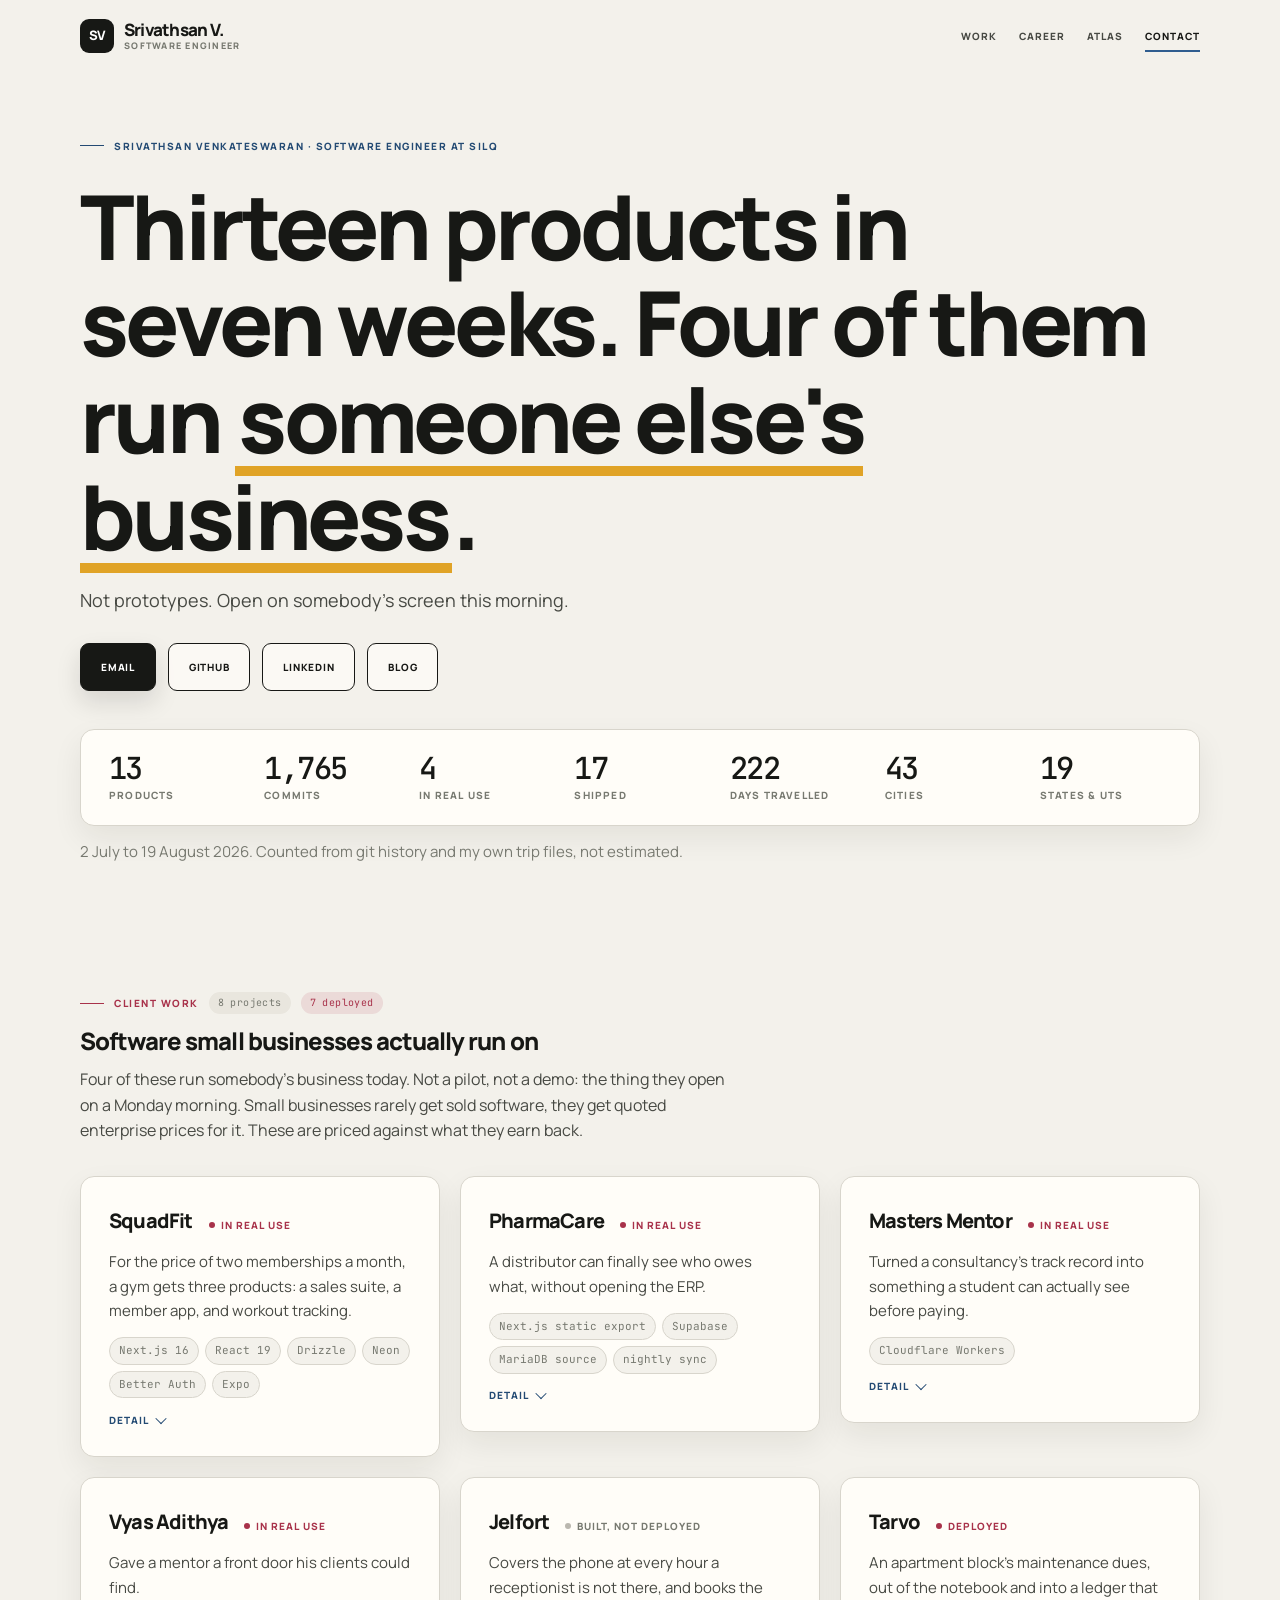
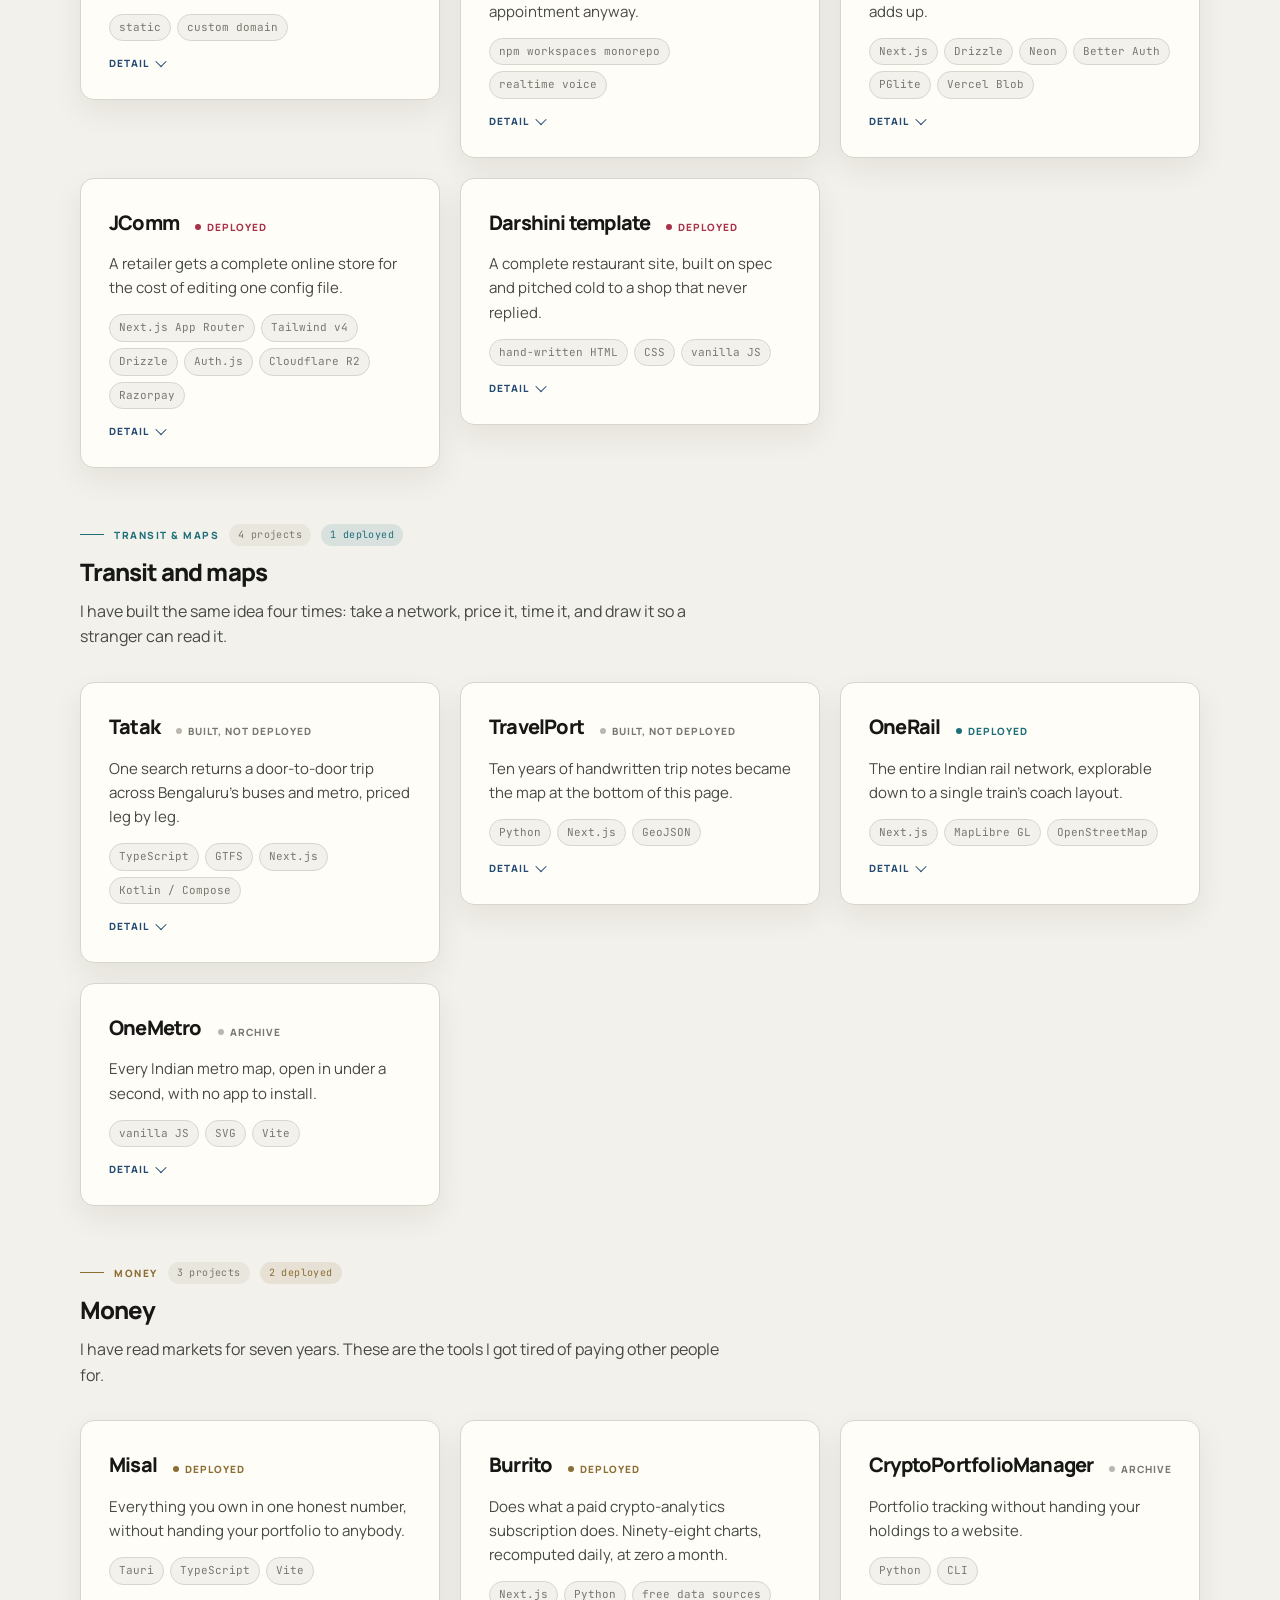
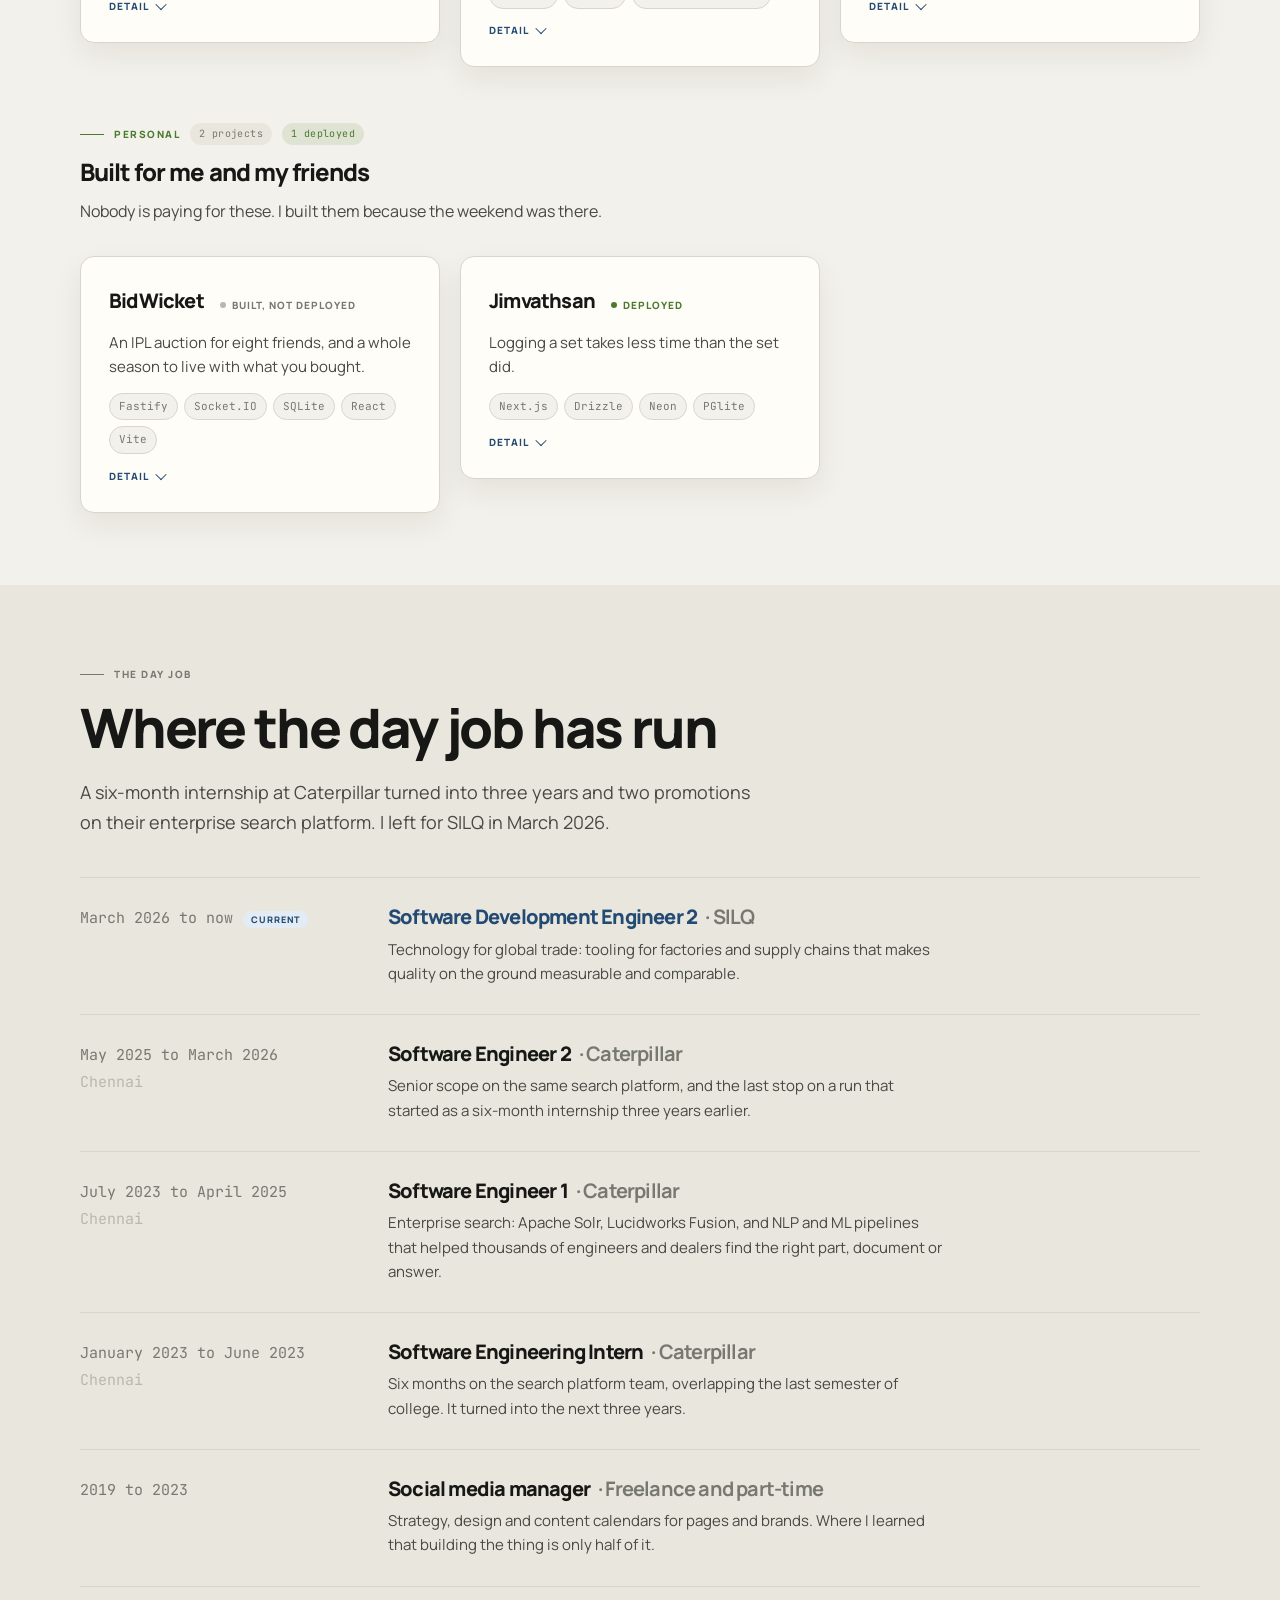
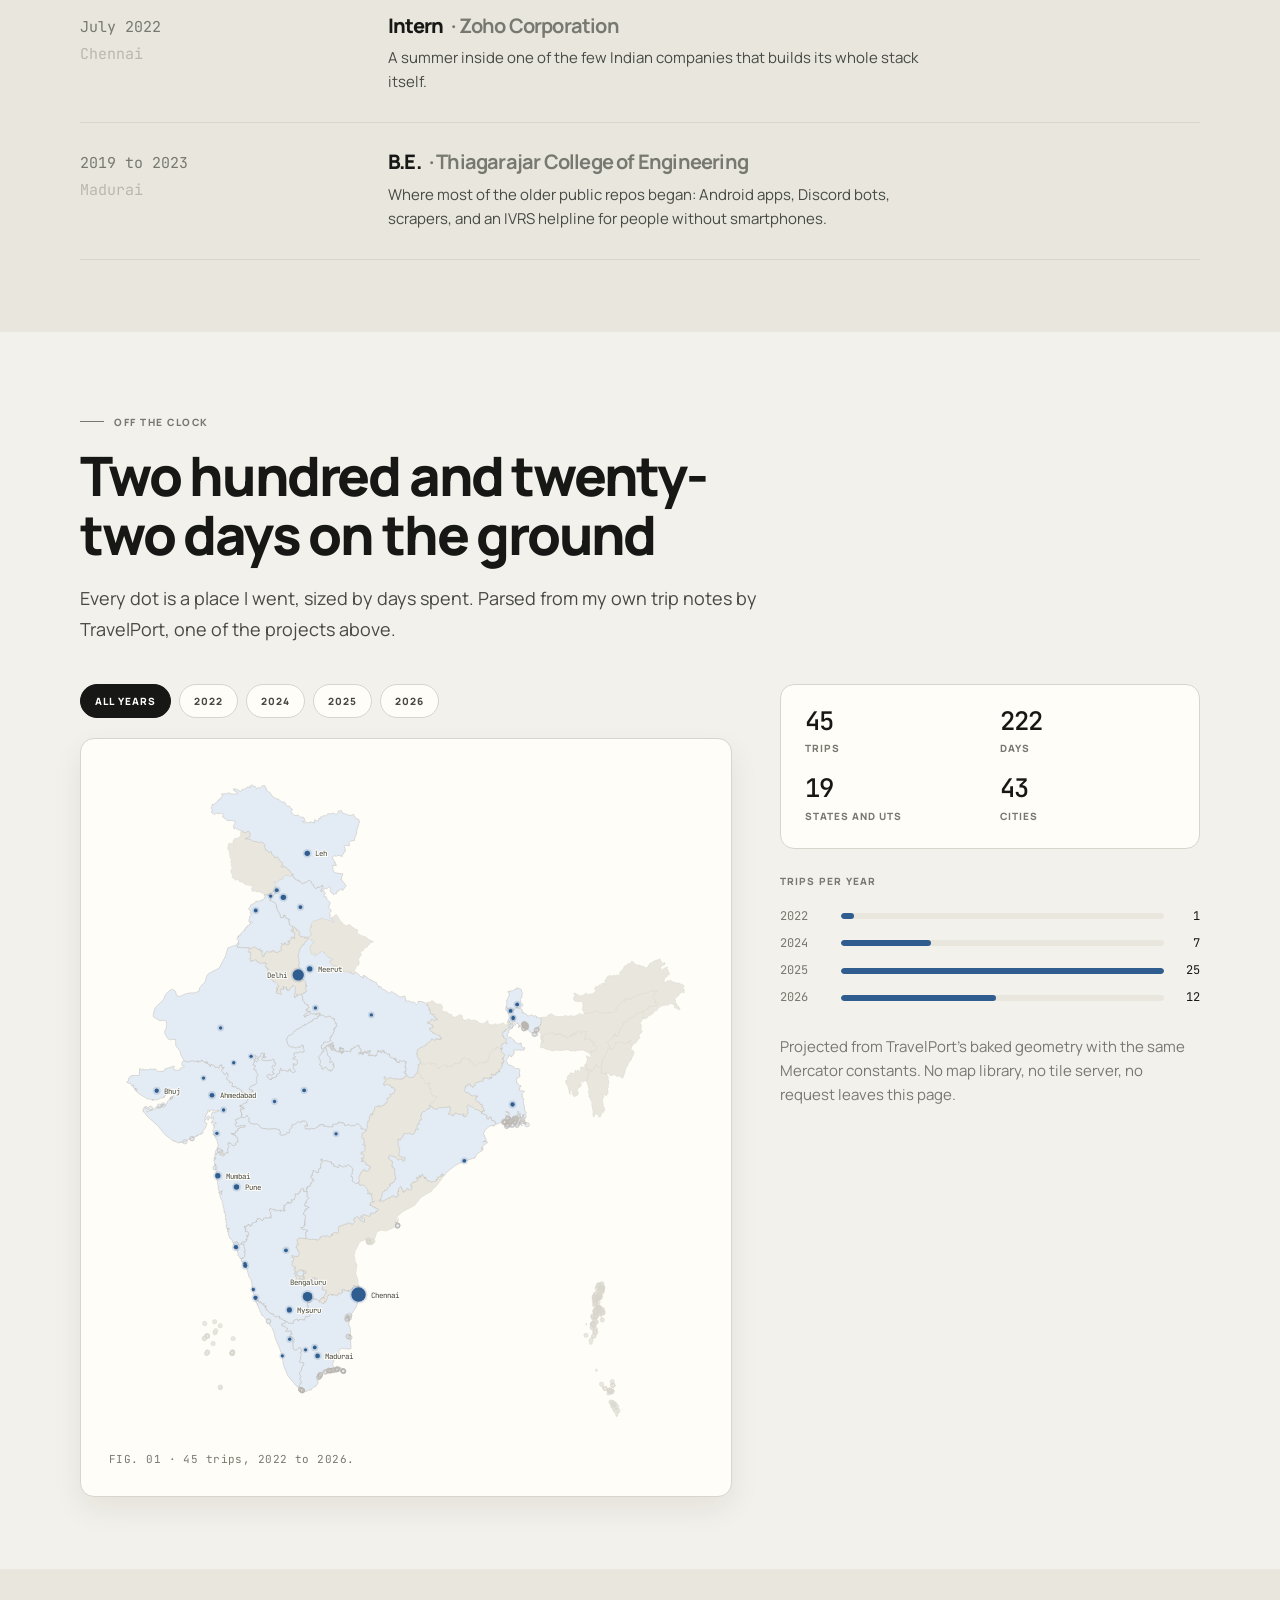
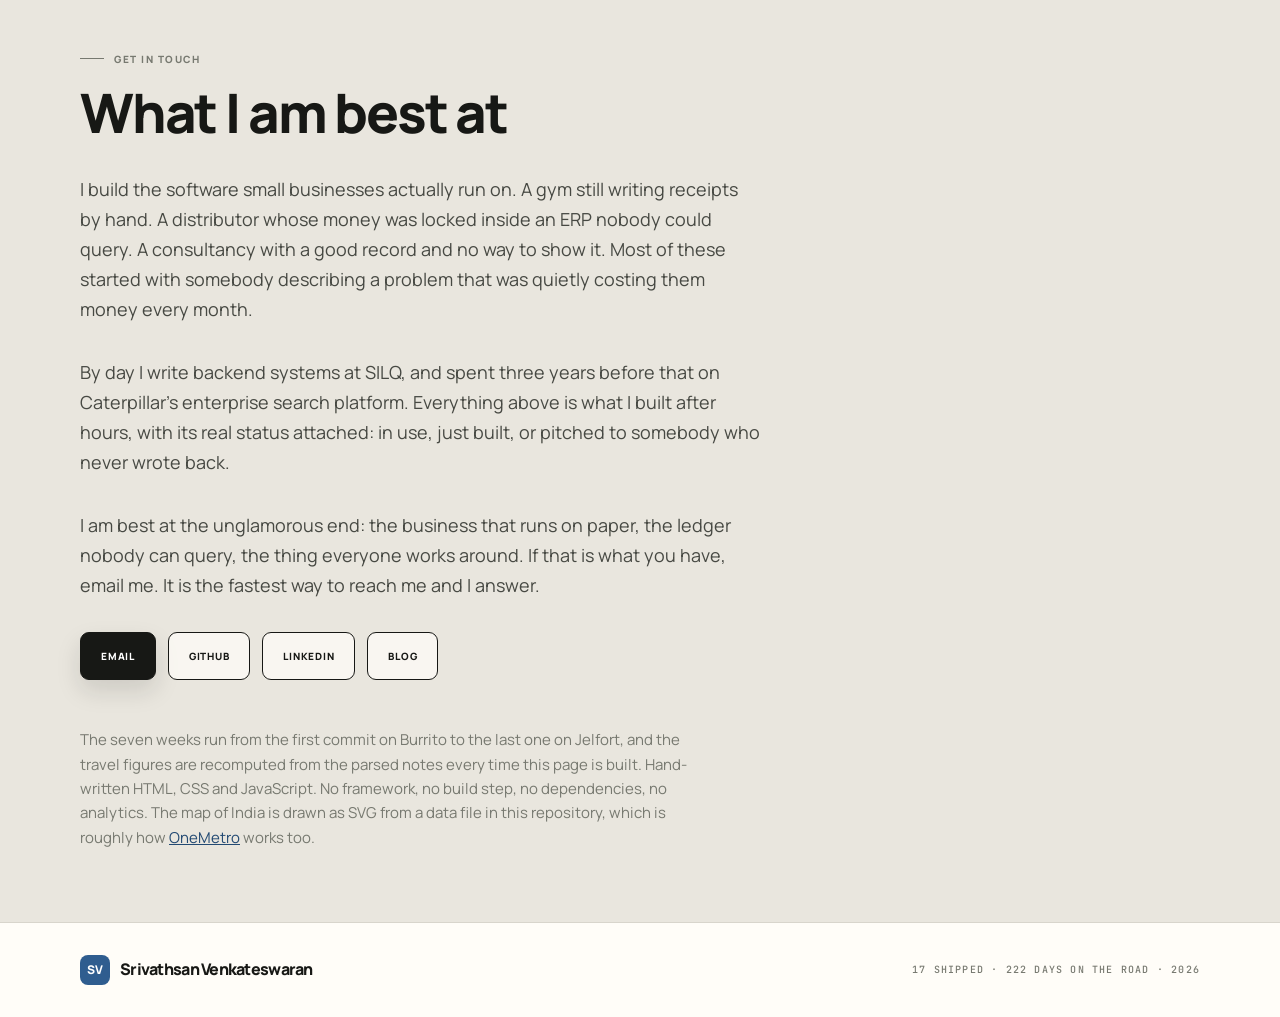
<file: index.html>
<!DOCTYPE html>
<html lang="en">
<head>
  <meta charset="UTF-8" />
  <meta name="viewport" content="width=device-width, initial-scale=1.0" />
  <title>Srivathsan Venkateswaran — Software engineer</title>
  <meta name="description" content="Thirteen products in seven weeks, four of them running a real business: gym software, a pharma receivables ledger, a Bengaluru journey planner, a voice agent and a 98-chart market dashboard." />
  <meta property="og:title" content="Srivathsan Venkateswaran" />
  <meta property="og:description" content="Thirteen products in seven weeks. Four of them run someone else's business." />
  <meta property="og:type" content="website" />
  <meta name="theme-color" content="#f3f1eb" />
  <link rel="icon" href="data:image/svg+xml,%3Csvg xmlns='http://www.w3.org/2000/svg' viewBox='0 0 64 64'%3E%3Crect width='64' height='64' rx='14' fill='%23171815'/%3E%3Ctext x='32' y='43' font-family='Helvetica,Arial,sans-serif' font-size='28' font-weight='800' letter-spacing='-1.5' text-anchor='middle' fill='%23fffdf8'%3ESV%3C/text%3E%3C/svg%3E" />

  <script>document.documentElement.classList.add("js");</script>

  <link rel="preconnect" href="https://fonts.googleapis.com" />
  <link rel="preconnect" href="https://fonts.gstatic.com" crossorigin />
  <link href="https://fonts.googleapis.com/css2?family=Manrope:wght@400;500;600;700;800&family=JetBrains+Mono:wght@400;500&display=swap" rel="stylesheet" />
  <link rel="stylesheet" href="styles.css" />
</head>
<body>

  <a class="skip-link" href="#main">Skip to content</a>

  <header class="site-header">
    <div class="shell">
      <a class="brand" href="#main">
        <span class="brand-mark" aria-hidden="true">SV</span>
        <span class="brand-text">
          <span class="brand-name">Srivathsan V.</span>
          <span class="brand-role">Software engineer</span>
        </span>
      </a>
      <nav class="site-nav" aria-label="Sections">
        <a href="#work">Work</a>
        <a href="#career">Career</a>
        <a href="#atlas" data-optional>Atlas</a>
        <a href="#contact">Contact</a>
      </nav>
    </div>
  </header>

  <main id="main">

    <!-- ======================= HERO ======================= -->
    <section class="hero">
      <div class="shell">
        <p class="section-label is-accent">Srivathsan Venkateswaran · Software engineer at SILQ</p>

        <h1 class="hero-claim">
          Thirteen products in seven weeks.
          <em>Four of them run <span class="marker">someone else's business</span>.</em>
        </h1>

        <p class="hero-intro">Not prototypes. Open on somebody's screen this morning.</p>

        <div class="hero-actions" id="hero-actions"></div>
      </div>
    </section>

    <!-- ======================= EVIDENCE ======================= -->
    <section class="shell" aria-label="The numbers">
      <div class="observe">
        <dl class="stats panel" id="stat-row"></dl>
        <p class="stats-foot">2 July to 19 August 2026. Counted from git history and my own trip files, not estimated.</p>
      </div>
    </section>

    <!-- ======================= WORK ======================= -->
    <section class="band" id="work">
      <div class="shell">
        <h2 class="sr-only">Work</h2>

        <div id="groups"></div>

        <noscript>
          <div class="noscript">
            <p><strong>This page draws itself with JavaScript.</strong> The short version:</p>
            <ul>
              <li><a href="https://getsquadfit.com">SquadFit</a>, a multi-tenant gym platform running in real gyms</li>
              <li><a href="https://burrito-finance.vercel.app">Burrito</a>, 98 market charts recomputed daily at $0 a month</li>
              <li><a href="https://one-rail.vercel.app">OneRail</a>, an Indian Railways atlas built from OpenStreetMap</li>
              <li><a href="https://tarvo-five.vercel.app">Tarvo</a>, an apartment maintenance and book-keeping ledger</li>
              <li><a href="https://github.com/srivathsanvenkateswaran">GitHub</a> ·
                  <a href="https://www.linkedin.com/in/srivathsanvenkateswaran/">LinkedIn</a> ·
                  <a href="mailto:srivathsanvenkateswaran@gmail.com">Email</a></li>
            </ul>
          </div>
        </noscript>
      </div>
    </section>

    <!-- ======================= CAREER ======================= -->
    <section class="band band-alt" id="career">
      <div class="shell">
        <div class="section-head observe">
          <p class="section-label">The day job</p>
          <h2>Where the day job has run</h2>
          <p class="lede">
            A six-month internship at Caterpillar turned into three years and two
            promotions on their enterprise search platform. I left for SILQ in
            March 2026.
          </p>
        </div>
        <ol class="timeline observe" id="timeline"></ol>
      </div>
    </section>

    <!-- ======================= ATLAS ======================= -->
    <section class="band" id="atlas">
      <div class="shell">
        <div class="section-head observe">
          <p class="section-label">Off the clock</p>
          <h2>Two hundred and twenty-two days on the ground</h2>
          <p class="lede">
            Every dot is a place I went, sized by days spent. Parsed from my own
            trip notes by TravelPort, one of the projects above.
          </p>
        </div>

        <div class="atlas observe">
          <div>
            <div class="atlas-controls" id="atlas-controls" role="group" aria-label="Filter the map by year"></div>
            <figure class="atlas-figure">
              <svg id="atlas-svg" role="img" aria-labelledby="atlas-title atlas-desc">
                <title id="atlas-title">Map of India showing states and cities visited</title>
                <desc id="atlas-desc">Nineteen states and union territories are filled. Forty-three cities are marked, sized by days spent. The full figures are listed beside the map.</desc>
              </svg>
              <figcaption>FIG. 01 · 45 trips, 2022 to 2026.</figcaption>
            </figure>
          </div>
          <div class="atlas-side">
            <dl class="atlas-stats" id="atlas-stats"></dl>
            <div class="atlas-years" id="atlas-years"></div>
            <p class="atlas-note">
              Projected from TravelPort's baked geometry with the same Mercator
              constants. No map library, no tile server, no request leaves this
              page.
            </p>
          </div>
        </div>
      </div>
    </section>

    <!-- ======================= CONTACT ======================= -->
    <section class="band band-alt" id="contact">
      <div class="shell">
        <div class="section-head observe">
          <p class="section-label">Get in touch</p>
          <h2>What I am best at</h2>
        </div>
        <div class="observe">
          <p class="contact-body">
            I build the software small businesses actually run on. A gym still
            writing receipts by hand. A distributor whose money was locked inside
            an ERP nobody could query. A consultancy with a good record and no
            way to show it. Most of these started with somebody describing a
            problem that was quietly costing them money every month.
          </p>
          <p class="contact-body">
            By day I write backend systems at SILQ, and spent three years before
            that on Caterpillar's enterprise search platform. Everything above is
            what I built after hours, with its real status attached: in use, just
            built, or pitched to somebody who never wrote back.
          </p>
          <p class="contact-body">
            I am best at the unglamorous end: the business that runs on paper,
            the ledger nobody can query, the thing everyone works around. If that
            is what you have, email me. It is the fastest way to reach me and I
            answer.
          </p>
          <div class="contact-actions" id="contact-actions"></div>
          <p class="colophon">
            The seven weeks run from the first commit on Burrito to the last one
            on Jelfort, and the travel figures are recomputed from the parsed
            notes every time this page is built. Hand-written HTML, CSS and
            JavaScript. No framework, no build step, no dependencies, no
            analytics. The map of India is drawn as SVG from a data file in this
            repository, which is roughly how
            <a href="https://github.com/srivathsanvenkateswaran/OneMetro">OneMetro</a>
            works too.
          </p>
        </div>
      </div>
    </section>

  </main>

  <footer class="site-footer">
    <div class="shell">
      <div class="footer-brand">
        <span class="footer-mark" aria-hidden="true">SV</span>
        <span class="footer-name">Srivathsan Venkateswaran</span>
      </div>
      <span class="footer-meta" id="footer-meta"></span>
    </div>
  </footer>

  <script src="india.js" defer></script>
  <script src="data.js" defer></script>
  <script src="render.js" defer></script>
  <script src="script.js" defer></script>
</body>
</html>
</file>
<file: styles.css>
/* ============================================================
   Srivathsan Venkateswaran — portfolio

   Design language carried over from TravelPort, the sibling
   site: warm paper surfaces, one blue accent, one amber
   highlighter, Manrope over JetBrains Mono. Tokens are copied
   from that project's globals.css rather than re-picked, so the
   two sites match instead of merely resembling each other.

   Light only, by design. TravelPort has no night palette and
   this does not invent one.
   ============================================================ */

:root {
  /* ── Surfaces — warm paper ─────────────────────────────── */
  --canvas:         #f3f1eb;
  --canvas-deep:    #e9e6de;
  --surface:        #fffdf8;
  --surface-strong: #ffffff;

  /* ── Ink ───────────────────────────────────────────────── */
  --ink:             #171815;
  --text-secondary:  #474943;
  --text-muted:      #777970;
  --text-disabled:   #bab7af;

  /* ── Lines ─────────────────────────────────────────────── */
  --border:        #171815;
  --border-light:  #d8d5cc;
  --border-muted:  #bab7af;

  /* ── Accent — blue primary, amber highlight ────────────── */
  --accent:         #2f5d8f;
  --accent-dark:    #234a73;
  --accent-soft:    #e3ebf4;
  --highlight:      #e0a326;
  --highlight-soft: #f7ecd6;

  /* ── Categorical — one per project group ───────────────── */
  --teal:  #1f6f7a;
  --olive: #4a7a2e;
  --rose:  #a8324a;
  --ochre: #8c6d33;

  /* ── Type ──────────────────────────────────────────────── */
  --font-sans: "Manrope", ui-sans-serif, system-ui, -apple-system, sans-serif;
  --font-mono: "JetBrains Mono", ui-monospace, "SF Mono", Menlo, monospace;

  --text-display:    clamp(2.6rem, 7vw, 5.7rem);
  --text-heading-lg: clamp(2rem, 4.4vw, 3.4rem);
  --text-heading:    1.5rem;
  --text-heading-sm: 1.25rem;
  --text-subheading: 1.125rem;
  --text-body:       1rem;
  --text-body-sm:    0.9375rem;
  --text-caption:    0.75rem;

  /* ── Layout ────────────────────────────────────────────── */
  --page-max-width: 1200px;
  --page-pad:   clamp(1.25rem, 5vw, 2.5rem);
  --section-gap: clamp(3rem, 6vw, 4.5rem);

  /* ── Radius ────────────────────────────────────────────── */
  --radius-card:     10px;
  --radius-panel:    14px;
  --radius-featured: 18px;
  --radius-button:   9px;

  /* ── Elevation ─────────────────────────────────────────── */
  --shadow-sm: 0 12px 30px rgba(23, 24, 21, 0.07);
  --shadow-lg: 0 32px 80px rgba(23, 24, 21, 0.12);

  color-scheme: light;
}

/* ============================================================
   Base
   ============================================================ */

*, *::before, *::after { box-sizing: border-box; }
* { margin: 0; padding: 0; }

html {
  scroll-behavior: smooth;
  scroll-padding-top: 6rem;
  -webkit-text-size-adjust: 100%;
}

body {
  background: var(--canvas);
  color: var(--ink);
  font-family: var(--font-sans);
  font-size: var(--text-body);
  line-height: 1.6;
  -webkit-font-smoothing: antialiased;
  text-rendering: optimizeLegibility;
  overflow-x: hidden;
}

h1, h2, h3, h4 {
  font-weight: 800;
  letter-spacing: -0.04em;
  line-height: 1.08;
}

a { color: inherit; }
ul, ol { list-style: none; }
button { font: inherit; color: inherit; background: none; border: none; cursor: pointer; }
svg { display: block; }

::selection { background: var(--highlight-soft); color: var(--ink); }

:where(a, button, summary):focus-visible {
  outline: 3px solid rgba(47, 93, 143, 0.48);
  outline-offset: 3px;
  border-radius: 4px;
}

.skip-link {
  position: absolute;
  left: -9999px;
  top: 0;
  z-index: 100;
  padding: 0.75rem 1.25rem;
  background: var(--ink);
  color: #fff;
  font-size: var(--text-caption);
  font-weight: 800;
  letter-spacing: 0.1em;
  text-transform: uppercase;
  text-decoration: none;
}
.skip-link:focus { left: 1rem; top: 1rem; }

.sr-only {
  position: absolute;
  width: 1px; height: 1px;
  margin: -1px; padding: 0;
  overflow: hidden;
  clip: rect(0 0 0 0);
  white-space: nowrap;
  border: 0;
}

.shell {
  width: 100%;
  max-width: var(--page-max-width);
  margin-inline: auto;
  padding-inline: var(--page-pad);
}

/* ============================================================
   Primitives — ported from TravelPort
   ============================================================ */

/* Tiny wide-tracked uppercase label with a leading rule */
.section-label {
  display: inline-flex;
  align-items: center;
  gap: 10px;
  color: var(--text-muted);
  font-size: 10px;
  font-weight: 800;
  letter-spacing: 0.15em;
  text-transform: uppercase;
}
.section-label::before {
  content: "";
  width: 24px;
  height: 1px;
  background: currentColor;
}
.section-label.is-accent { color: var(--accent-dark); }

/* Amber highlighter under a word — the yellow half of the palette */
.marker {
  background-image: linear-gradient(
    to top,
    transparent 0.08em,
    var(--highlight) 0.08em,
    var(--highlight) 0.4em,
    transparent 0.4em
  );
  padding: 0 0.04em;
}

.button {
  min-height: 48px;
  padding: 0 20px;
  display: inline-flex;
  align-items: center;
  justify-content: center;
  gap: 10px;
  border: 1px solid var(--ink);
  border-radius: var(--radius-button);
  font-size: 10px;
  font-weight: 800;
  letter-spacing: 0.075em;
  text-transform: uppercase;
  text-decoration: none;
  white-space: nowrap;
  transition: transform 180ms ease, box-shadow 180ms ease, background 180ms ease,
    color 180ms ease, border-color 180ms ease;
}
.button-primary {
  background: var(--ink);
  color: #fff;
  box-shadow: 0 11px 24px rgba(23, 24, 21, 0.13);
}
.button-primary:hover {
  border-color: var(--accent);
  background: var(--accent);
  box-shadow: 0 15px 30px rgba(35, 74, 115, 0.24);
  transform: translateY(-2px);
}
.button-secondary { background: rgba(255, 253, 248, 0.72); }
.button-secondary:hover {
  background: var(--surface);
  transform: translateY(-2px);
}

.panel {
  background: var(--surface);
  border: 1px solid var(--border-light);
  border-radius: var(--radius-panel);
  box-shadow: var(--shadow-sm);
}

.card-hover {
  transition: transform 180ms ease, box-shadow 180ms ease, border-color 180ms ease;
}
.card-hover:hover {
  transform: translateY(-2px);
  box-shadow: var(--shadow-lg);
}

/* Scroll reveal. Without JS everything is simply visible. */
.js .observe {
  opacity: 0;
  transform: translateY(14px);
  transition: opacity 620ms ease, transform 620ms ease;
}
.js .observe.is-in { opacity: 1; transform: none; }

@media (prefers-reduced-motion: reduce) {
  html { scroll-behavior: auto; }
  .js .observe { opacity: 1; transform: none; transition: none; }
  * { animation-duration: 0.01ms !important; transition-duration: 0.01ms !important; }
}

/* ============================================================
   Header
   ============================================================ */

.site-header {
  position: sticky;
  top: 0;
  z-index: 50;
  height: 72px;
  display: flex;
  align-items: center;
  border-bottom: 1px solid transparent;
  background: rgba(243, 241, 235, 0.88);
  backdrop-filter: blur(16px);
  -webkit-backdrop-filter: blur(16px);
  transition: background 200ms ease, border-color 200ms ease, box-shadow 200ms ease;
}
.site-header.is-scrolled {
  background: rgba(255, 253, 248, 0.94);
  border-bottom-color: rgba(186, 183, 175, 0.7);
  box-shadow: 0 8px 28px rgba(23, 24, 21, 0.06);
}
.site-header .shell {
  display: flex;
  align-items: center;
  justify-content: space-between;
  gap: 2rem;
}

.brand {
  display: flex;
  align-items: center;
  gap: 10px;
  text-decoration: none;
  flex-shrink: 0;
}
.brand-mark {
  width: 34px;
  height: 34px;
  display: grid;
  place-items: center;
  border-radius: var(--radius-button);
  background: var(--ink);
  color: #fff;
  font-size: 13px;
  font-weight: 800;
  letter-spacing: -0.02em;
  line-height: 1;
}
.brand-text { display: flex; flex-direction: column; line-height: 1; }
.brand-name {
  font-size: 17px;
  font-weight: 800;
  letter-spacing: -0.045em;
}
.brand-role {
  margin-top: 3px;
  font-size: 9px;
  font-weight: 800;
  letter-spacing: 0.14em;
  text-transform: uppercase;
  color: var(--text-muted);
}

.site-nav { display: flex; align-items: center; gap: 22px; }
.site-nav a {
  position: relative;
  padding: 10px 0;
  font-size: 10px;
  font-weight: 800;
  letter-spacing: 0.1em;
  text-transform: uppercase;
  text-decoration: none;
  color: var(--text-secondary);
  transition: color 180ms ease;
}
.site-nav a::after {
  content: "";
  position: absolute;
  left: 0;
  right: 0;
  bottom: 2px;
  height: 1.5px;
  background: var(--accent);
  transform: scaleX(0);
  transform-origin: right;
  transition: transform 200ms ease;
}
.site-nav a:hover { color: var(--ink); }
.site-nav a:hover::after { transform: scaleX(1); transform-origin: left; }
.site-nav a.is-active { color: var(--ink); }
.site-nav a.is-active::after { transform: scaleX(1); }

@media (max-width: 860px) {
  .site-nav { gap: 14px; }
  .site-nav a { font-size: 9px; letter-spacing: 0.08em; }
  .brand-role { display: none; }
}
@media (max-width: 560px) {
  .site-nav a[data-optional] { display: none; }
}

/* ============================================================
   Hero
   ============================================================ */

.hero {
  padding-block: clamp(2rem, 5vw, 3.5rem) clamp(1.75rem, 3vw, 2.5rem);
}
.hero-claim {
  margin-top: 1.5rem;
  font-size: var(--text-display);
  max-width: 18ch;
}
.hero-claim em { font-style: normal; }
/* The highlighter is sized in em, so at display size it becomes a slab.
   Thin the band back to something that reads as a pen stroke. */
.hero-claim .marker {
  background-image: linear-gradient(
    to top,
    transparent 0.04em,
    var(--highlight) 0.04em,
    var(--highlight) 0.16em,
    transparent 0.16em
  );
}
.hero-intro {
  margin-top: 1.25rem;
  max-width: 62ch;
  font-size: var(--text-subheading);
  line-height: 1.68;
  color: var(--text-secondary);
}
.hero-intro + .hero-intro { margin-top: 1.1rem; }
.hero-actions {
  margin-top: 1.75rem;
  display: flex;
  flex-wrap: wrap;
  gap: 12px;
}

/* ============================================================
   Stats strip
   ============================================================ */

/* Seven numbers on one line once there is room: as a tall 4x2 block they read
   as another paragraph, which is the opposite of what numbers are here for. */
.stats {
  padding: clamp(1.1rem, 2vw, 1.4rem) clamp(1.25rem, 3vw, 1.75rem);
  display: grid;
  grid-template-columns: repeat(2, 1fr);
  gap: clamp(1rem, 2.5vw, 1.5rem);
}
@media (min-width: 620px) { .stats { grid-template-columns: repeat(4, 1fr); } }
@media (min-width: 1000px) { .stats { grid-template-columns: repeat(7, 1fr); } }
.stat-n {
  font-family: var(--font-mono);
  font-size: clamp(1.5rem, 2.4vw, 1.9rem);
  font-weight: 500;
  letter-spacing: -0.05em;
  line-height: 1;
  color: var(--ink);
}
.stat-l {
  margin-top: 5px;
  font-size: 10px;
  font-weight: 800;
  letter-spacing: 0.12em;
  text-transform: uppercase;
  color: var(--text-muted);
  line-height: 1.5;
}
.stats-foot {
  margin-top: 0.85rem;
  font-size: var(--text-caption);
  max-width: 70ch;
  font-size: var(--text-body-sm);
  color: var(--text-muted);
}

/* ============================================================
   Section heads
   ============================================================ */

.band { padding-block: var(--section-gap); }
.band-alt { background: var(--canvas-deep); }

.section-head { max-width: 68ch; }
.section-head h2 {
  margin-top: 1rem;
  font-size: var(--text-heading-lg);
}
.section-head .lede {
  margin-top: 1.25rem;
  font-size: var(--text-subheading);
  line-height: 1.68;
  color: var(--text-secondary);
}

/* ============================================================
   Work — project groups and cards
   ============================================================ */

.group { margin-top: clamp(2.5rem, 4.5vw, 3.5rem); }
.group-head { max-width: 66ch; }
.group-head h3 {
  margin-top: 0.85rem;
  font-size: var(--text-heading);
}
.group-head .lede {
  margin-top: 0.85rem;
  color: var(--text-secondary);
  font-size: var(--text-body);
}
.group .section-label { color: var(--group-color, var(--text-muted)); }

/* Cards size to their own content rather than stretching to the tallest in
   the row: with stretch, opening one card left its neighbours holding several
   hundred pixels of blank paper. */
.cards {
  margin-top: 2rem;
  display: grid;
  grid-template-columns: repeat(auto-fill, minmax(320px, 1fr));
  align-items: start;
  gap: 1.25rem;
}

.card {
  display: flex;
  flex-direction: column;
  overflow: hidden;
}
.card-top {
  flex: 1;
  width: 100%;
  padding: clamp(1.25rem, 2.5vw, 1.75rem);
  text-align: left;
  display: flex;
  flex-direction: column;
  gap: 0.85rem;
}
.card-title-row {
  display: flex;
  align-items: baseline;
  justify-content: space-between;
  gap: 1rem;
}
.card-name {
  font-size: var(--text-heading-sm);
  font-weight: 800;
  letter-spacing: -0.04em;
}
.card-status {
  flex-shrink: 0;
  display: inline-flex;
  align-items: center;
  gap: 6px;
  font-size: 10px;
  font-weight: 800;
  letter-spacing: 0.1em;
  text-transform: uppercase;
  color: var(--text-muted);
}
.card-status .dot {
  width: 6px;
  height: 6px;
  border-radius: 50%;
  background: var(--border-muted);
}
.card-status.is-live {
  color: var(--group-color, var(--accent-dark));
}
.card-status.is-live .dot { background: currentColor; }

.group-meta {
  display: flex;
  align-items: center;
  flex-wrap: wrap;
  gap: 10px;
}
.group-count {
  padding: 3px 9px;
  border-radius: 999px;
  background: var(--canvas-deep);
  font-family: var(--font-mono);
  font-size: 10px;
  letter-spacing: 0.04em;
  color: var(--text-muted);
}
.group-count.is-live {
  background: color-mix(in srgb, var(--group-color) 12%, transparent);
  color: var(--group-color);
}
.card-outcome {
  font-size: var(--text-body-sm);
  line-height: 1.62;
  color: var(--text-secondary);
}

.chips { display: flex; flex-wrap: wrap; gap: 6px; }
.chip {
  padding: 4px 9px;
  border: 1px solid var(--border-light);
  border-radius: 999px;
  background: var(--canvas);
  font-family: var(--font-mono);
  font-size: 11px;
  color: var(--text-muted);
  white-space: nowrap;
}

.card-more {
  margin-top: auto;
  display: flex;
  align-items: center;
  gap: 8px;
  font-size: 10px;
  font-weight: 800;
  letter-spacing: 0.1em;
  text-transform: uppercase;
  color: var(--accent-dark);
}
.card-chevron {
  width: 8px;
  height: 8px;
  border-right: 1.5px solid currentColor;
  border-bottom: 1.5px solid currentColor;
  transform: rotate(45deg) translate(-1px, -1px);
  transition: transform 200ms ease;
}
.card[data-open="true"] .card-chevron {
  transform: rotate(-135deg) translate(-1px, -1px);
}

.card-panel {
  padding: 0 clamp(1.25rem, 2.5vw, 1.75rem) clamp(1.25rem, 2.5vw, 1.75rem);
  border-top: 1px solid var(--border-light);
  padding-top: 1.25rem;
  display: grid;
  gap: 1rem;
}
.card-panel[hidden] { display: none; }

.field-k {
  font-size: 10px;
  font-weight: 800;
  letter-spacing: 0.12em;
  text-transform: uppercase;
  color: var(--text-muted);
}
.field-v {
  margin-top: 5px;
  font-size: var(--text-body-sm);
  line-height: 1.62;
  color: var(--text-secondary);
}
.field-v li { position: relative; padding-left: 1rem; }
.field-v li + li { margin-top: 0.5rem; }
.field-v li::before {
  content: "";
  position: absolute;
  left: 0;
  top: 0.62em;
  width: 5px;
  height: 1px;
  background: var(--border-muted);
}

.scale-row {
  display: flex;
  justify-content: space-between;
  gap: 1rem;
  padding: 6px 0;
  border-bottom: 1px dashed var(--border-light);
  font-size: var(--text-body-sm);
}
.scale-row:last-child { border-bottom: none; }
.scale-row b {
  font-family: var(--font-mono);
  font-weight: 500;
  color: var(--ink);
  text-align: right;
}

.card-links { display: flex; flex-wrap: wrap; gap: 8px; }
.card-links a {
  display: inline-flex;
  align-items: center;
  gap: 6px;
  padding: 7px 12px;
  border: 1px solid var(--border-light);
  border-radius: var(--radius-button);
  background: var(--canvas);
  font-size: 11px;
  font-weight: 700;
  text-decoration: none;
  color: var(--accent-dark);
  transition: background 180ms ease, border-color 180ms ease;
}
.card-links a:hover {
  background: var(--accent-soft);
  border-color: var(--accent);
}

/* ============================================================
   Career
   ============================================================ */

.timeline {
  margin-top: 2.5rem;
  border-top: 1px solid var(--border-light);
}
.role {
  display: grid;
  grid-template-columns: minmax(200px, 260px) 1fr;
  gap: clamp(1rem, 4vw, 3rem);
  padding: 1.75rem 0;
  border-bottom: 1px solid var(--border-light);
}
.role-when {
  font-family: var(--font-mono);
  font-size: var(--text-body-sm);
  color: var(--text-muted);
}
.role-date, .role-where { display: block; }
.role-where { margin-top: 3px; color: var(--text-disabled); }
.role-title {
  display: flex;
  align-items: baseline;
  flex-wrap: wrap;
  gap: 0.5rem;
  font-size: var(--text-heading-sm);
}
.role-org { color: var(--text-muted); font-weight: 700; }
.role-org::before { content: "· "; }
.role-note {
  margin-top: 0.6rem;
  max-width: 62ch;
  color: var(--text-secondary);
  font-size: var(--text-body-sm);
  line-height: 1.62;
}
.role.is-current .role-title { color: var(--accent-dark); }
.role.is-current .role-date::after {
  content: "Current";
  margin-left: 10px;
  padding: 2px 8px;
  border-radius: 999px;
  background: var(--accent-soft);
  color: var(--accent-dark);
  font-family: var(--font-sans);
  font-size: 9px;
  font-weight: 800;
  letter-spacing: 0.1em;
  text-transform: uppercase;
}

@media (max-width: 700px) {
  .role { grid-template-columns: 1fr; gap: 0.6rem; }
}

/* ============================================================
   Atlas
   ============================================================ */

.atlas {
  margin-top: 2.5rem;
  display: grid;
  grid-template-columns: minmax(0, 1.55fr) minmax(260px, 1fr);
  gap: clamp(1.5rem, 4vw, 3rem);
  align-items: start;
}
@media (max-width: 900px) {
  .atlas { grid-template-columns: 1fr; }
}

.atlas-controls {
  display: flex;
  flex-wrap: wrap;
  gap: 8px;
  margin-bottom: 1.25rem;
}
.year-btn {
  padding: 8px 14px;
  border: 1px solid var(--border-light);
  border-radius: 999px;
  background: var(--surface);
  font-size: 10px;
  font-weight: 800;
  letter-spacing: 0.1em;
  text-transform: uppercase;
  color: var(--text-secondary);
  transition: background 180ms ease, color 180ms ease, border-color 180ms ease;
}
.year-btn:hover { border-color: var(--border-muted); }
.year-btn.is-on {
  background: var(--ink);
  border-color: var(--ink);
  color: #fff;
}

.atlas-figure {
  padding: clamp(1rem, 2.5vw, 1.75rem);
  background: var(--surface);
  border: 1px solid var(--border-light);
  border-radius: var(--radius-panel);
  box-shadow: var(--shadow-sm);
}
.atlas-figure svg { width: 100%; height: auto; }

.atlas-state {
  fill: var(--canvas-deep);
  stroke: var(--border-light);
  stroke-width: 0.6;
  transition: fill 220ms ease;
}
.atlas-state.is-visited { fill: var(--accent-soft); stroke: var(--border-muted); }

.atlas-halo { fill: rgba(47, 93, 143, 0.16); }
.atlas-pin { fill: var(--accent); }
.atlas-city:hover .atlas-pin { fill: var(--highlight); }
.atlas-label {
  font-family: var(--font-mono);
  font-size: 10px;
  fill: var(--text-secondary);
  paint-order: stroke;
  stroke: var(--surface);
  stroke-width: 3px;
  stroke-linejoin: round;
}

figcaption {
  margin-top: 1rem;
  font-family: var(--font-mono);
  font-size: 11px;
  letter-spacing: 0.04em;
  color: var(--text-muted);
}

.atlas-stats {
  display: grid;
  grid-template-columns: repeat(2, 1fr);
  gap: 1.25rem;
  padding: clamp(1.25rem, 2.5vw, 1.5rem);
  background: var(--surface);
  border: 1px solid var(--border-light);
  border-radius: var(--radius-panel);
}
.astat-n {
  font-family: var(--font-mono);
  font-size: 1.6rem;
  font-weight: 500;
  letter-spacing: -0.04em;
  line-height: 1;
}
.astat-l {
  margin-top: 6px;
  font-size: 10px;
  font-weight: 800;
  letter-spacing: 0.1em;
  text-transform: uppercase;
  color: var(--text-muted);
}

.atlas-years { margin-top: 1.5rem; }
.years-title {
  font-size: 10px;
  font-weight: 800;
  letter-spacing: 0.12em;
  text-transform: uppercase;
  color: var(--text-muted);
  margin-bottom: 0.85rem;
}
.yearbar {
  display: grid;
  grid-template-columns: 3.2rem 1fr 1.6rem;
  align-items: center;
  gap: 10px;
  padding: 4px 0;
  font-family: var(--font-mono);
  font-size: 12px;
  color: var(--text-muted);
}
.yearbar-track {
  height: 6px;
  border-radius: 999px;
  background: var(--canvas-deep);
  overflow: hidden;
}
.yearbar-fill {
  display: block;
  height: 100%;
  border-radius: 999px;
  background: var(--accent);
}
.yearbar-n { text-align: right; color: var(--ink); }

.atlas-note {
  margin-top: 1.5rem;
  font-size: var(--text-body-sm);
  color: var(--text-muted);
  line-height: 1.6;
}

/* ============================================================
   Contact + footer
   ============================================================ */

.contact-body {
  margin-top: 2rem;
  max-width: 62ch;
  font-size: var(--text-subheading);
  line-height: 1.68;
  color: var(--text-secondary);
}
.contact-actions {
  margin-top: 2rem;
  display: flex;
  flex-wrap: wrap;
  gap: 12px;
}
.colophon {
  margin-top: 3rem;
  max-width: 68ch;
  font-size: var(--text-body-sm);
  color: var(--text-muted);
  line-height: 1.62;
}
.colophon a { color: var(--accent-dark); }

.site-footer {
  border-top: 1px solid var(--border-light);
  background: var(--surface);
}
.site-footer .shell {
  padding-block: 2rem;
  display: flex;
  flex-wrap: wrap;
  align-items: center;
  justify-content: space-between;
  gap: 1rem;
}
.footer-brand { display: flex; align-items: center; gap: 10px; }
.footer-mark {
  width: 30px;
  height: 30px;
  display: grid;
  place-items: center;
  border-radius: 8px;
  background: var(--accent);
  color: #fff;
  font-size: 12px;
  font-weight: 800;
  line-height: 1;
}
.footer-name {
  font-size: 16px;
  font-weight: 800;
  letter-spacing: -0.045em;
}
.footer-meta {
  font-family: var(--font-mono);
  font-size: 10px;
  font-weight: 500;
  letter-spacing: 0.12em;
  text-transform: uppercase;
  color: var(--text-muted);
}

/* ============================================================
   noscript
   ============================================================ */

.noscript {
  padding: 1.5rem;
  background: var(--highlight-soft);
  border: 1px solid var(--highlight);
  border-radius: var(--radius-panel);
}
.noscript li { padding: 4px 0; }
.noscript a { color: var(--accent-dark); }
</file>
